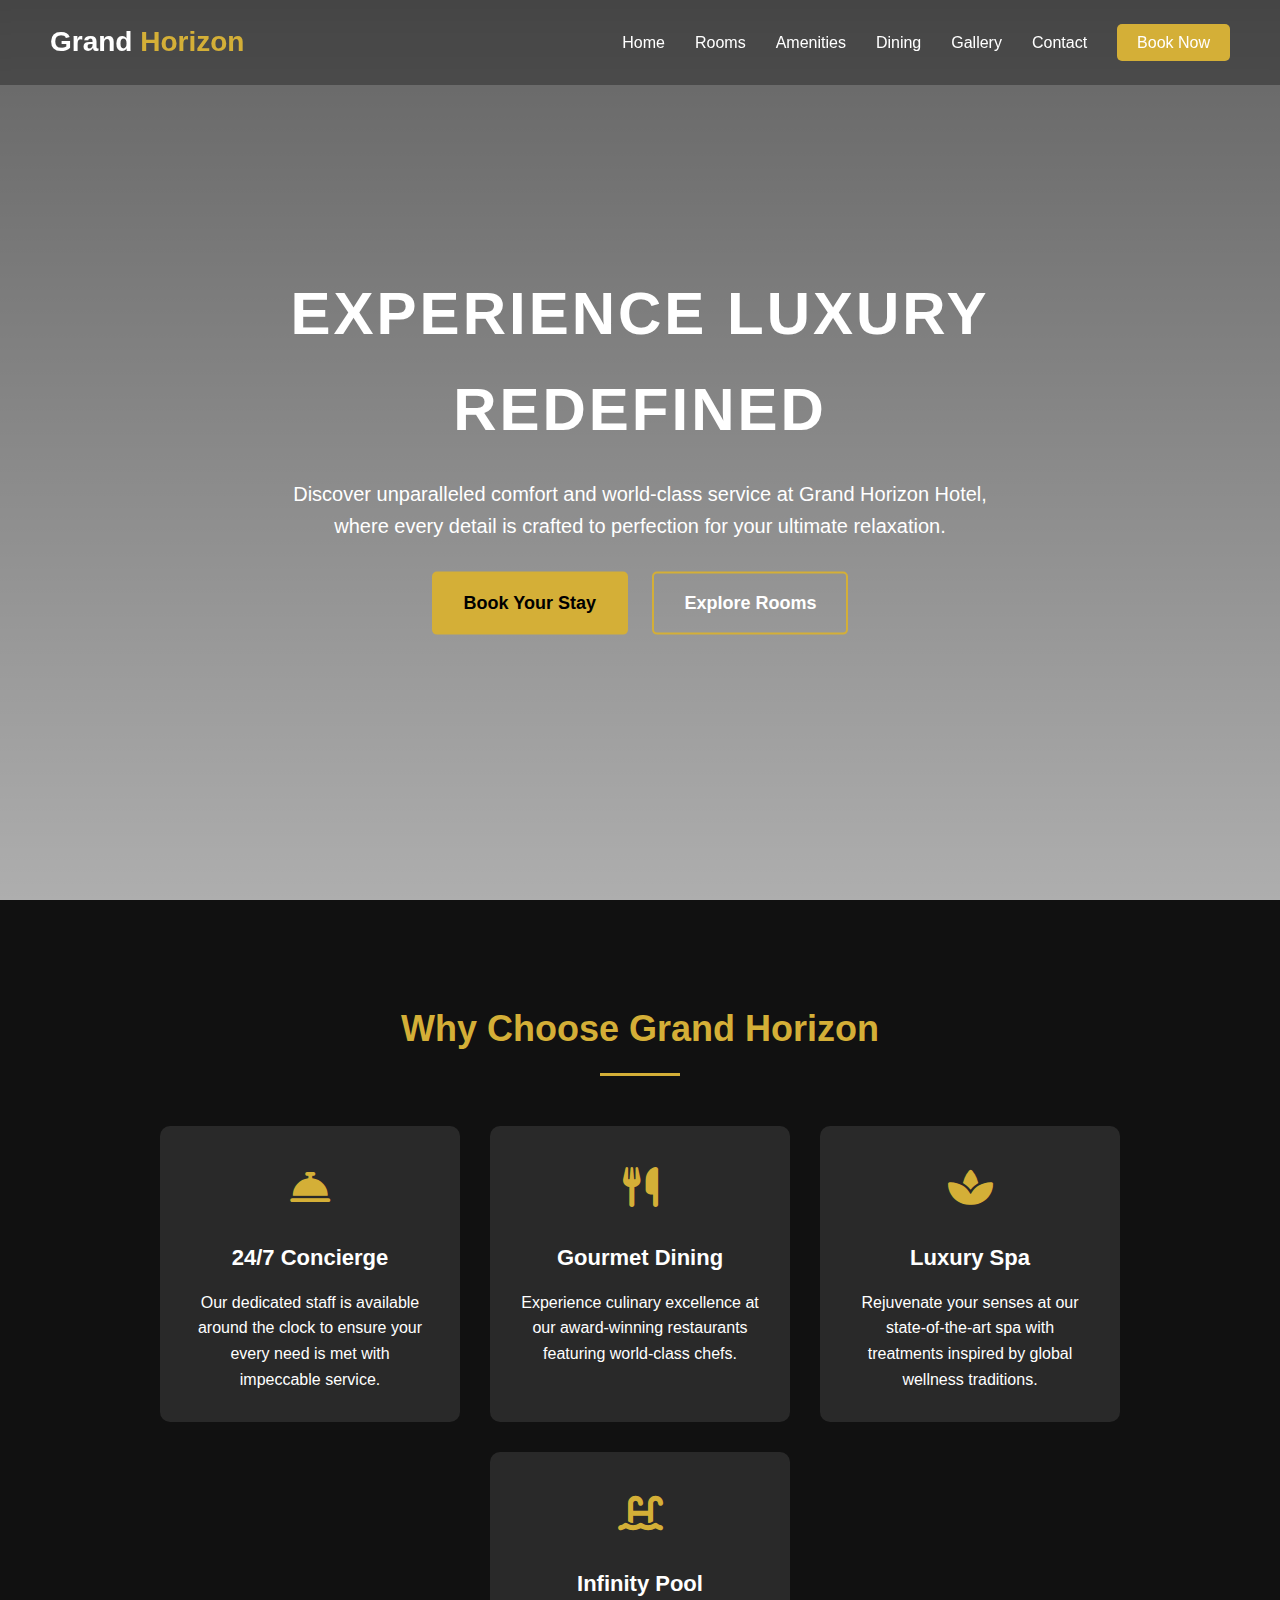
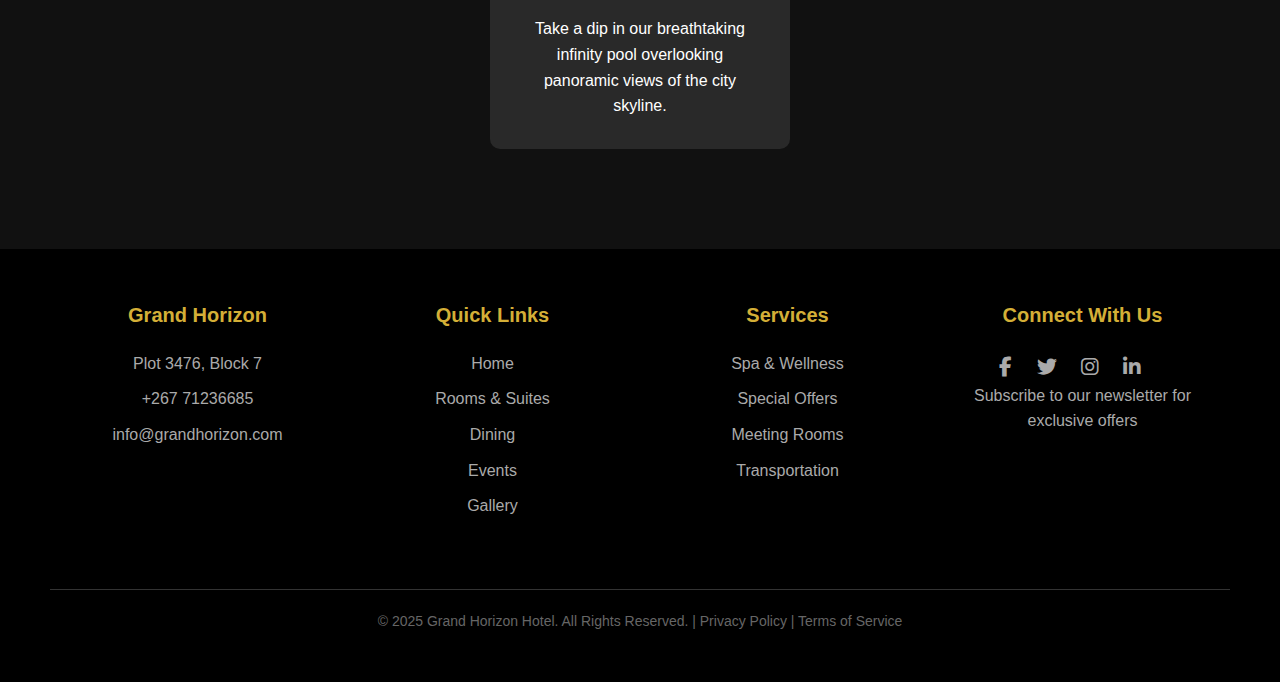
<file: index.html>
<!DOCTYPE html>
<html lang="en">
<head>
    <meta charset="UTF-8">
    <meta name="viewport" content="width=device-width, initial-scale=1.0">
    <title>Grand Horizon Hotel | Luxury Accommodations</title>
    <link rel="stylesheet" href="https://cdnjs.cloudflare.com/ajax/libs/font-awesome/6.4.0/css/all.min.css">
   <link rel="stylesheet" href="style.css">
</head>
<body>
    <!-- Hero Section with Navigation -->
    <section class="hero">
        <nav>
            <a href="#" class="logo">Grand <span>Horizon</span></a>
            <ul class="nav-links">
                <li><a href="index.html">Home</a></li>
                <li><a href="rooms.html">Rooms</a></li>
                <li><a href="amenities.html">Amenities</a></li>
                <li><a href="dining.html">Dining</a></li>
                <li><a href="gallery.html">Gallery</a></li>
                <li><a href="contact.html">Contact</a></li>
                <li><a href="book.html" class="book-btn">Book Now</a></li>
            </ul>
        </nav>
        
        <div class="hero-content">
            <h1>Experience Luxury Redefined</h1>
            <p>Discover unparalleled comfort and world-class service at Grand Horizon Hotel, where every detail is crafted to perfection for your ultimate relaxation.</p>
            <a href="book.html" class="hero-btn primary-btn">Book Your Stay</a>
            <a href="rooms.html" class="hero-btn">Explore Rooms</a>
        </div>
    </section>
    
    <!-- Features Section -->
    <section class="features">
        <h2 class="section-title">Why Choose Grand Horizon</h2>
        <div class="features-container">
            <div class="feature-card">
                <div class="feature-icon">
                    <i class="fas fa-concierge-bell"></i>
                </div>
                <h3>24/7 Concierge</h3>
                <p>Our dedicated staff is available around the clock to ensure your every need is met with impeccable service.</p>
            </div>
            
            <div class="feature-card">
                <div class="feature-icon">
                    <i class="fas fa-utensils"></i>
                </div>
                <h3>Gourmet Dining</h3>
                <p>Experience culinary excellence at our award-winning restaurants featuring world-class chefs.</p>
            </div>
            
            <div class="feature-card">
                <div class="feature-icon">
                    <i class="fas fa-spa"></i>
                </div>
                <h3>Luxury Spa</h3>
                <p>Rejuvenate your senses at our state-of-the-art spa with treatments inspired by global wellness traditions.</p>
            </div>
            
            <div class="feature-card">
                <div class="feature-icon">
                    <i class="fas fa-swimming-pool"></i>
                </div>
                <h3>Infinity Pool</h3>
                <p>Take a dip in our breathtaking infinity pool overlooking panoramic views of the city skyline.</p>
            </div>
        </div>
    </section>
    
    <!-- Footer -->
    <footer>
        <div class="footer-content">
            <div class="footer-section">
                <h3>Grand Horizon</h3>
                <p>Plot 3476, Block 7</p>
                <p>+267 71236685</p>
                <p>info@grandhorizon.com</p>
            </div>
            
            <div class="footer-section">
                <h3>Quick Links</h3>
                <a href="index.html">Home</a>
                <a href="rooms.html">Rooms & Suites</a>
                <a href="dining.html">Dining</a>
                <a href="events.html">Events</a>
                <a href="gallery.html">Gallery</a>
            </div>
            
            <div class="footer-section">
                <h3>Services</h3>
                <a href="spa-wellness.html">Spa & Wellness</a>
                <a href="special-offer.html">Special Offers</a>
                <a href="meeting.html">Meeting Rooms</a>
                <a href="transport.html">Transportation</a>
            </div>
            
            <div class="footer-section">
                <h3>Connect With Us</h3>
                <div class="social-icons">
                    <a href="#"><i class="fab fa-facebook-f"></i></a>
                    <a href="#"><i class="fab fa-twitter"></i></a>
                    <a href="#"><i class="fab fa-instagram"></i></a>
                    <a href="#"><i class="fab fa-linkedin-in"></i></a>
                    <a href="#"><i class="fab fa-tripadvisor"></i></a>
                </div>
                <p>Subscribe to our newsletter for exclusive offers</p>
            </div>
        </div>
        
        <div class="copyright">
            <p>&copy; 2025 Grand Horizon Hotel. All Rights Reserved. | Privacy Policy | Terms of Service</p>
        </div>
    </footer>
</body>
</html>
</file>
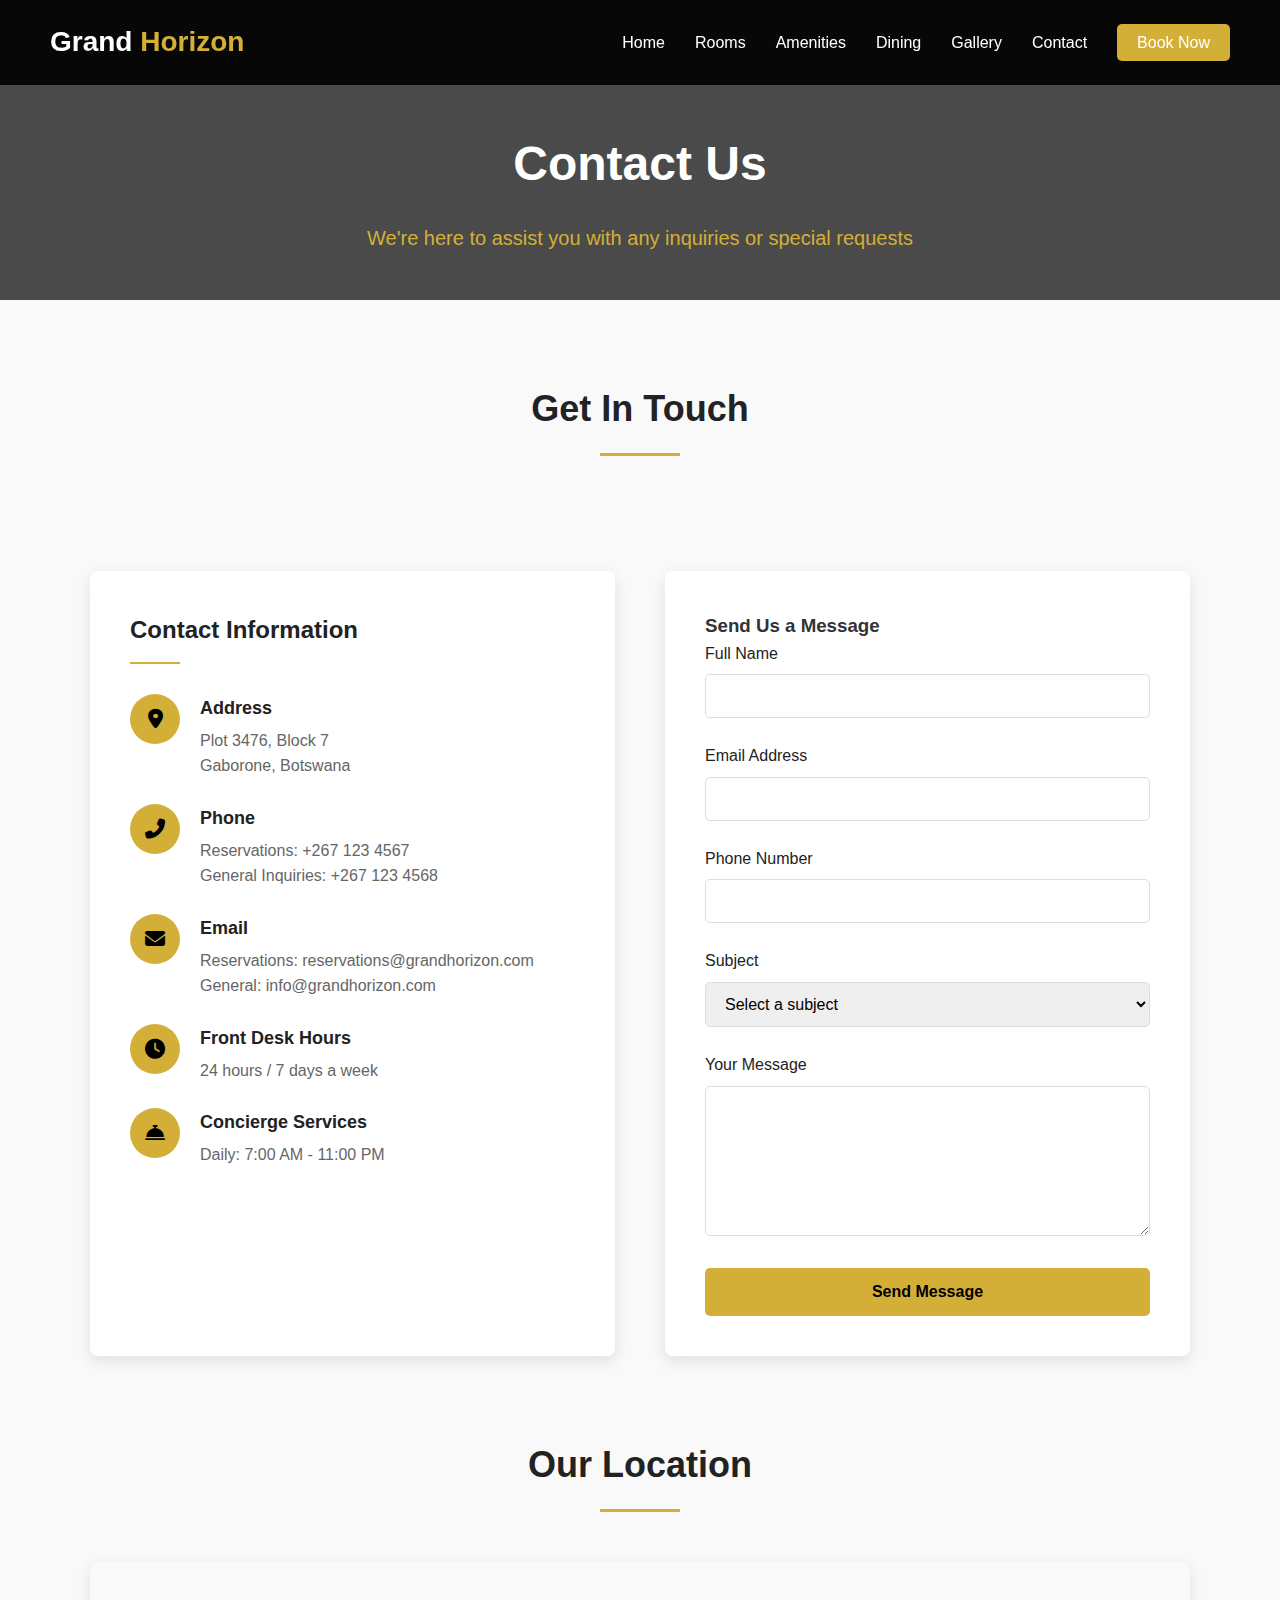
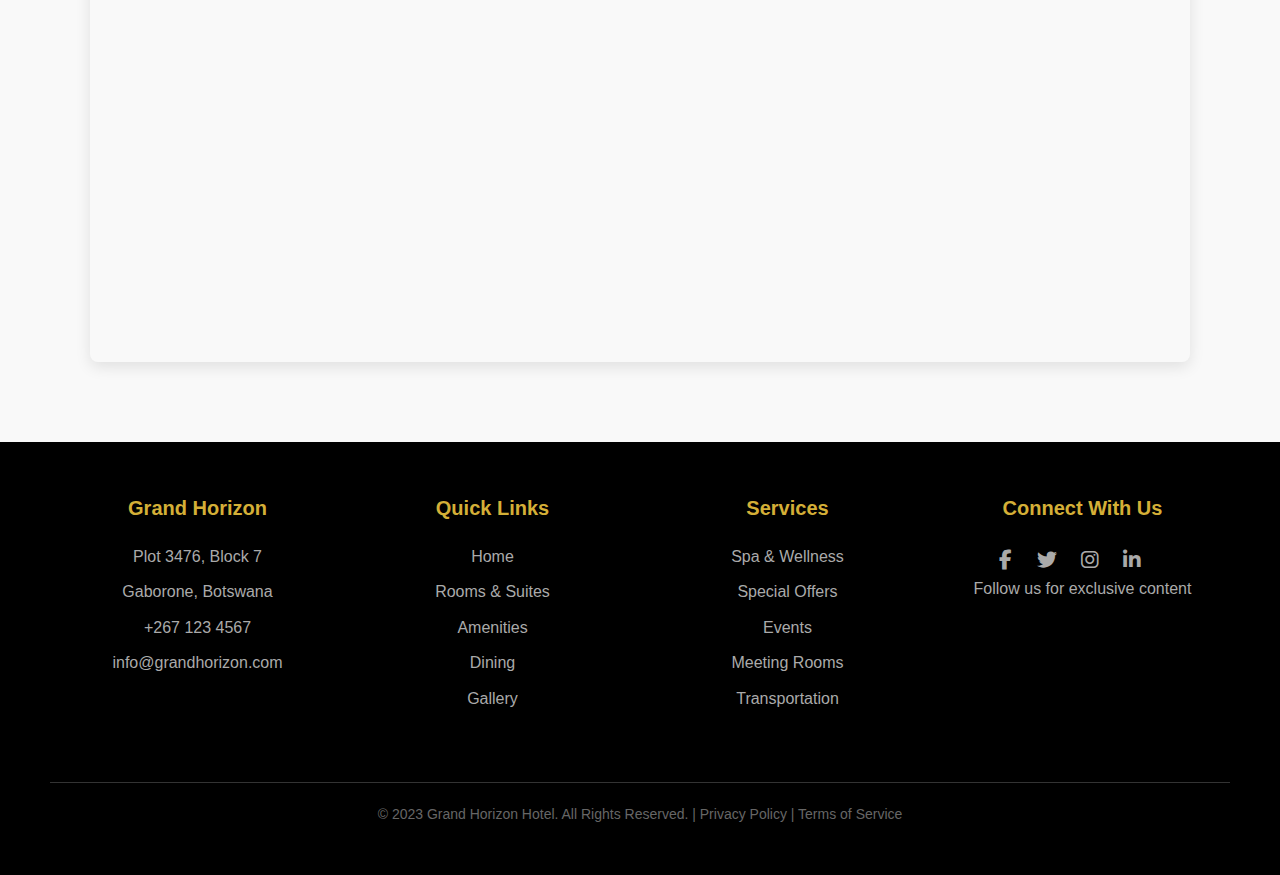
<file: contact.html>
<!DOCTYPE html>
<html lang="en">
<head>
    <meta charset="UTF-8">
    <meta name="viewport" content="width=device-width, initial-scale=1.0">
    <title>Grand Horizon Hotel | Contact Us</title>
    <link rel="stylesheet" href="https://cdnjs.cloudflare.com/ajax/libs/font-awesome/6.4.0/css/all.min.css">
    <link rel="stylesheet" href="contact.css">
</head>
<body>
    <!-- Navigation -->
    <nav>
        <a href="index.html" class="logo">Grand <span>Horizon</span></a>
        <div class="menu-toggle">
            <i class="fas fa-bars"></i>
        </div>
        <ul class="nav-links">
            <li><a href="index.html">Home</a></li>
            <li><a href="rooms.html">Rooms</a></li>
            <li><a href="amenities.html">Amenities</a></li>
            <li><a href="dining.html">Dining</a></li>
            <li><a href="gallery.html">Gallery</a></li>
            <li><a href="contact.html" class="active">Contact</a></li>
            <li><a href="book.html" class="book-btn">Book Now</a></li>
        </ul>
    </nav>
    
    <!-- Page Header -->
    <div class="page-header">
        <div>
            <h1>Contact Us</h1>
            <p>We're here to assist you with any inquiries or special requests</p>
        </div>
    </div>
    
    <!-- Contact Section -->
    <section class="contact-section">
        <h2 class="section-title">Get In Touch</h2>
        
        <div class="contact-info">
            <h3>Contact Information</h3>
            
            <div class="info-item">
                <div class="info-icon">
                    <i class="fas fa-map-marker-alt"></i>
                </div>
                <div class="info-content">
                    <h4>Address</h4>
                    <p>Plot 3476, Block 7<br>Gaborone, Botswana</p>
                </div>
            </div>
            
            <div class="info-item">
                <div class="info-icon">
                    <i class="fas fa-phone-alt"></i>
                </div>
                <div class="info-content">
                    <h4>Phone</h4>
                    <p>
                        Reservations: <a href="tel:+2671234567">+267 123 4567</a><br>
                        General Inquiries: <a href="tel:+2671234568">+267 123 4568</a>
                    </p>
                </div>
            </div>
            
            <div class="info-item">
                <div class="info-icon">
                    <i class="fas fa-envelope"></i>
                </div>
                <div class="info-content">
                    <h4>Email</h4>
                    <p>
                        Reservations: <a href="mailto:reservations@grandhorizon.com">reservations@grandhorizon.com</a><br>
                        General: <a href="mailto:info@grandhorizon.com">info@grandhorizon.com</a>
                    </p>
                </div>
            </div>
            
            <div class="info-item">
                <div class="info-icon">
                    <i class="fas fa-clock"></i>
                </div>
                <div class="info-content">
                    <h4>Front Desk Hours</h4>
                    <p>24 hours / 7 days a week</p>
                </div>
            </div>
            
            <div class="info-item">
                <div class="info-icon">
                    <i class="fas fa-concierge-bell"></i>
                </div>
                <div class="info-content">
                    <h4>Concierge Services</h4>
                    <p>Daily: 7:00 AM - 11:00 PM</p>
                </div>
            </div>
        </div>
        
        <div class="contact-form">
            <h3>Send Us a Message</h3>
            <form id="contactForm">
                <div class="form-group">
                    <label for="name">Full Name</label>
                    <input type="text" id="name" class="form-control" required>
                </div>
                
                <div class="form-group">
                    <label for="email">Email Address</label>
                    <input type="email" id="email" class="form-control" required>
                </div>
                
                <div class="form-group">
                    <label for="phone">Phone Number</label>
                    <input type="tel" id="phone" class="form-control">
                </div>
                
                <div class="form-group">
                    <label for="subject">Subject</label>
                    <select id="subject" class="form-control" required>
                        <option value="">Select a subject</option>
                        <option value="reservation">Reservation Inquiry</option>
                        <option value="event">Event Planning</option>
                        <option value="feedback">Feedback</option>
                        <option value="other">Other</option>
                    </select>
                </div>
                
                <div class="form-group">
                    <label for="message">Your Message</label>
                    <textarea id="message" class="form-control" required></textarea>
                </div>
                
                <button type="submit" class="submit-btn">Send Message</button>
            </form>
        </div>
    </section>
    
    <!-- Map Section -->
    <section class="map-section">
        <h2 class="section-title">Our Location</h2>
        <div class="map-container">
            <iframe src="https://www.google.com/maps/embed?pb=!1m18!1m12!1m3!1d3596.227292885043!2d25.90822331501685!3d-24.65437758366047!2m3!1f0!2f0!3f0!3m2!1i1024!2i768!4f13.1!3m3!1m2!1s0x0%3A0x0!2zMjTCsDM5JzE1LjgiUyAyNcKwNTQnMzkuNiJF!5e1!3m2!1sen!2sbw!4v1620000000000!5m2!1sen!2sbw" allowfullscreen="" loading="lazy" referrerpolicy="no-referrer-when-downgrade"></iframe>
        </div>
    </section>
    
    <!-- Footer -->
    <footer>
        <div class="footer-content">
            <div class="footer-section">
                <h3>Grand Horizon</h3>
                <p>Plot 3476, Block 7</p>
                <p>Gaborone, Botswana</p>
                <p>+267 123 4567</p>
                <p>info@grandhorizon.com</p>
            </div>
            
            <div class="footer-section">
                <h3>Quick Links</h3>
                <a href="index.html">Home</a>
                <a href="rooms.html">Rooms & Suites</a>
                <a href="amenities.html">Amenities</a>
                <a href="dining.html">Dining</a>
                <a href="gallery.html">Gallery</a>
            </div>
            
            <div class="footer-section">
                <h3>Services</h3>
                <a href="spa-wellness.html">Spa & Wellness</a>
                <a href="special-offer.html">Special Offers</a>
                <a href="events.html">Events</a>
                <a href="meeting.html">Meeting Rooms</a>
                <a href="transport.html">Transportation</a>
            </div>
            
            <div class="footer-section">
                <h3>Connect With Us</h3>
                <div class="social-icons">
                    <a href="#"><i class="fab fa-facebook-f"></i></a>
                    <a href="#"><i class="fab fa-twitter"></i></a>
                    <a href="#"><i class="fab fa-instagram"></i></a>
                    <a href="#"><i class="fab fa-linkedin-in"></i></a>
                    <a href="#"><i class="fab fa-tripadvisor"></i></a>
                </div>
                <p>Follow us for exclusive content</p>
            </div>
        </div>
        
        <div class="copyright">
            <p>&copy; 2023 Grand Horizon Hotel. All Rights Reserved. | Privacy Policy | Terms of Service</p>
        </div>
    </footer>

    <script>
        // Form submission
        const contactForm = document.getElementById('contactForm');
        
        contactForm.addEventListener('submit', function(e) {
            e.preventDefault();
            
            // Get form values
            const name = document.getElementById('name').value;
            const email = document.getElementById('email').value;
            const subject = document.getElementById('subject').value;
            
            // Here you would typically send the form data to a server
            // For this example, we'll just show an alert
            alert(`Thank you, ${name}! Your message about ${subject} has been received. We'll contact you at ${email} soon.`);
            
            // Reset the form
            contactForm.reset();
        });

        // Mobile menu toggle
        const menuToggle = document.querySelector('.menu-toggle');
        const navLinks = document.querySelector('.nav-links');
        
        menuToggle.addEventListener('click', () => {
            navLinks.classList.toggle('active');
        });
    </script>
</body>
</html>
</file>
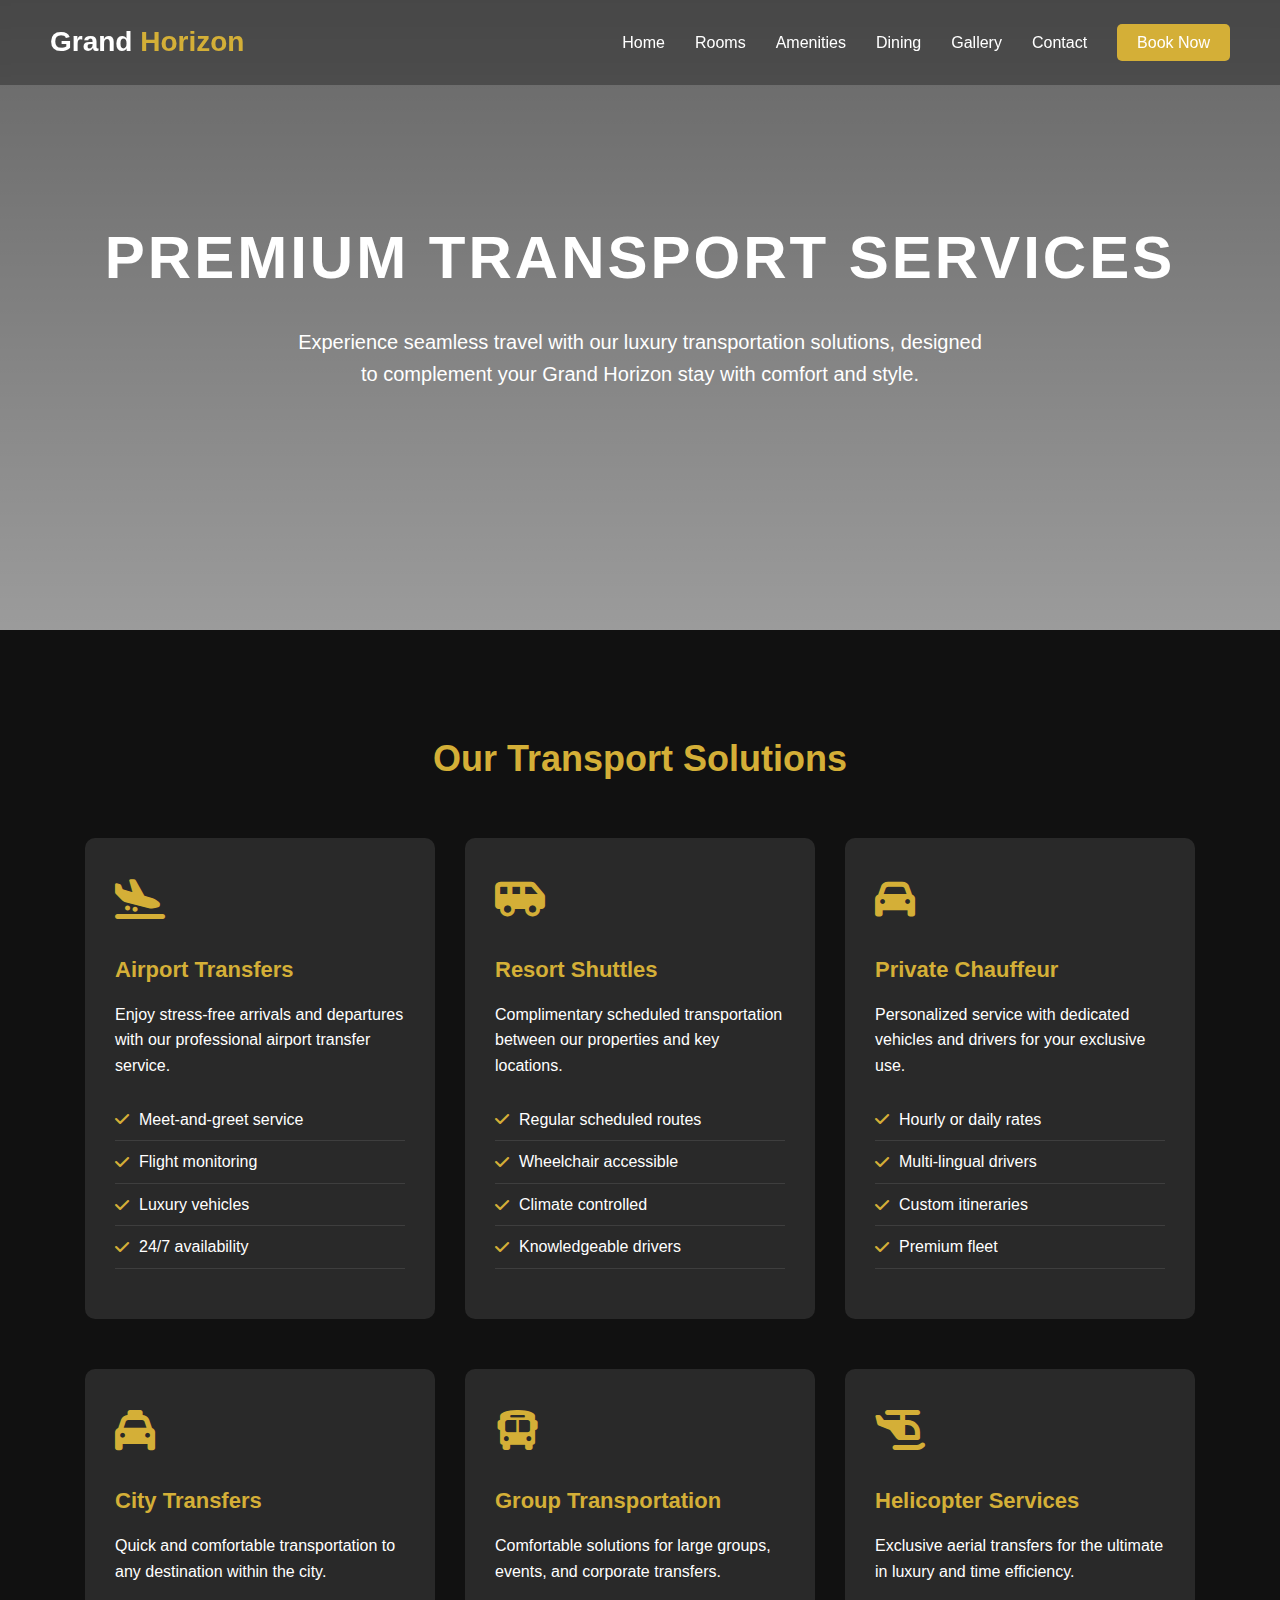
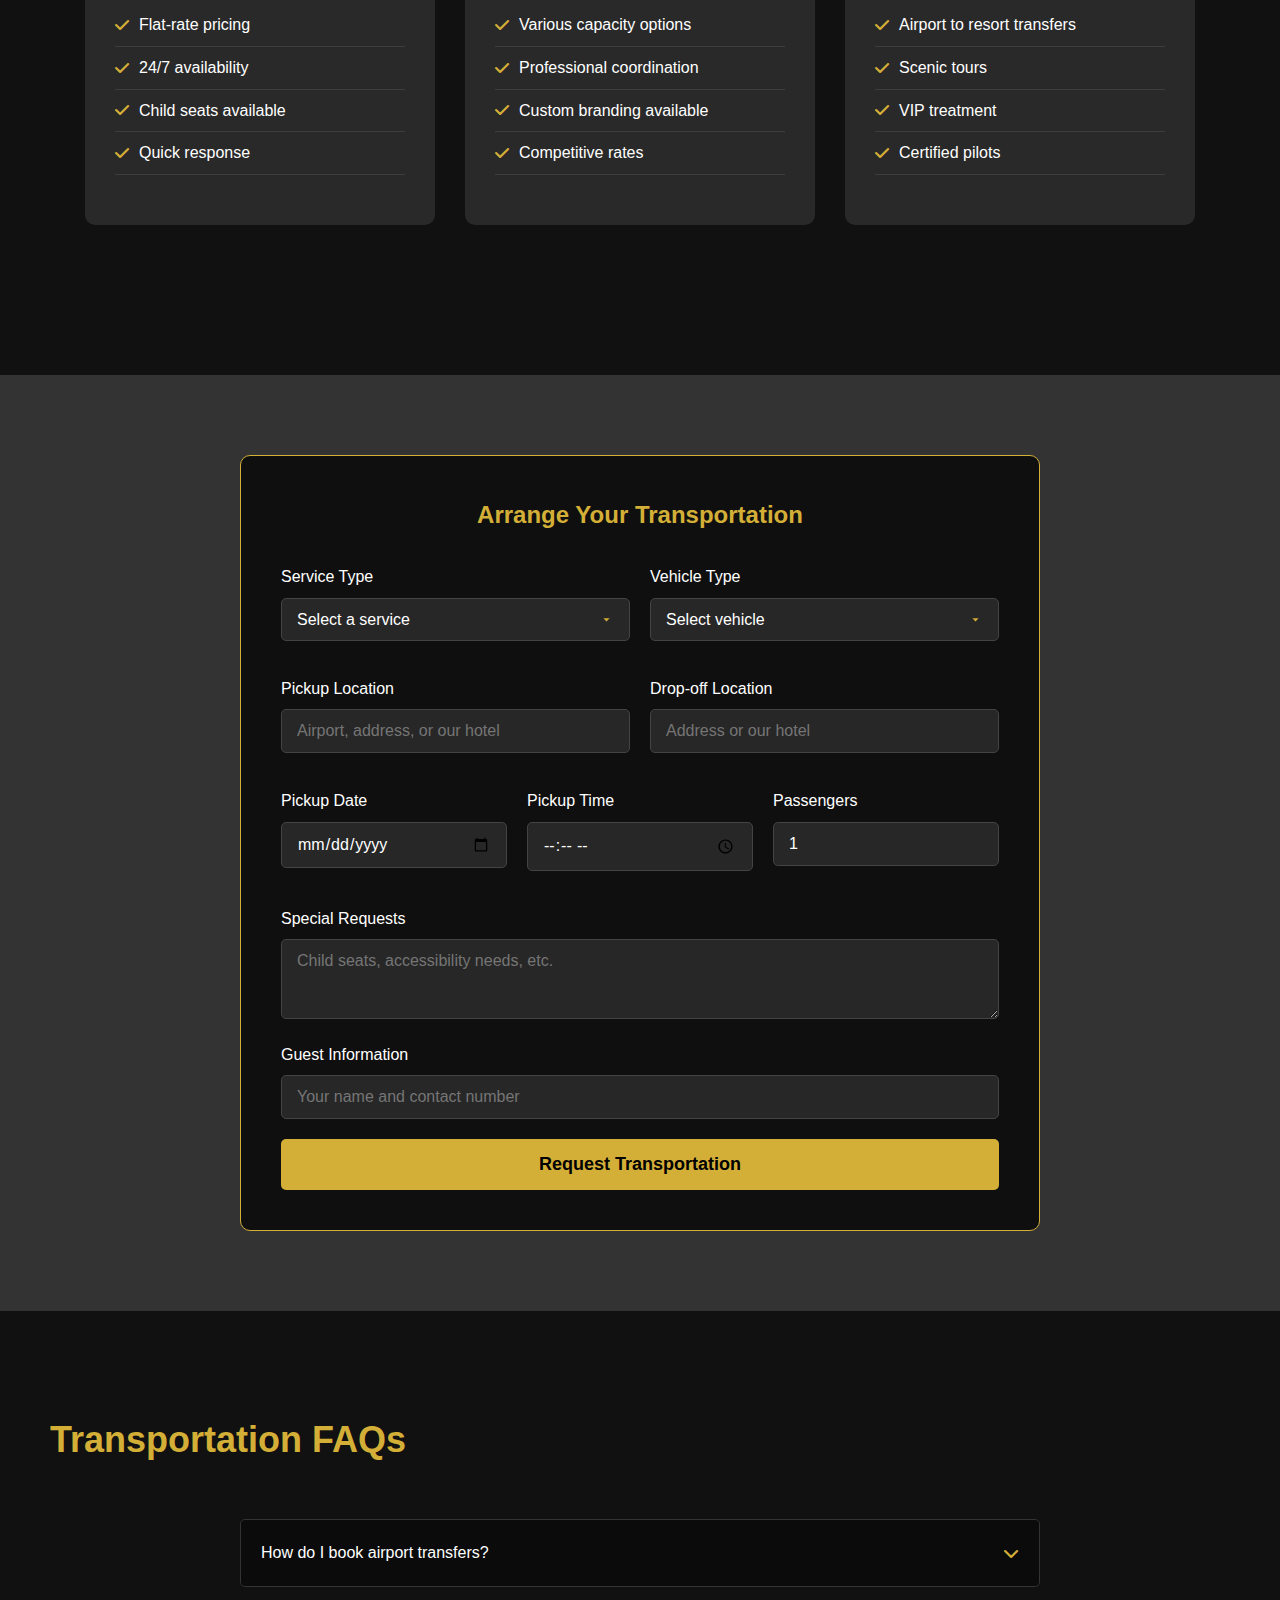
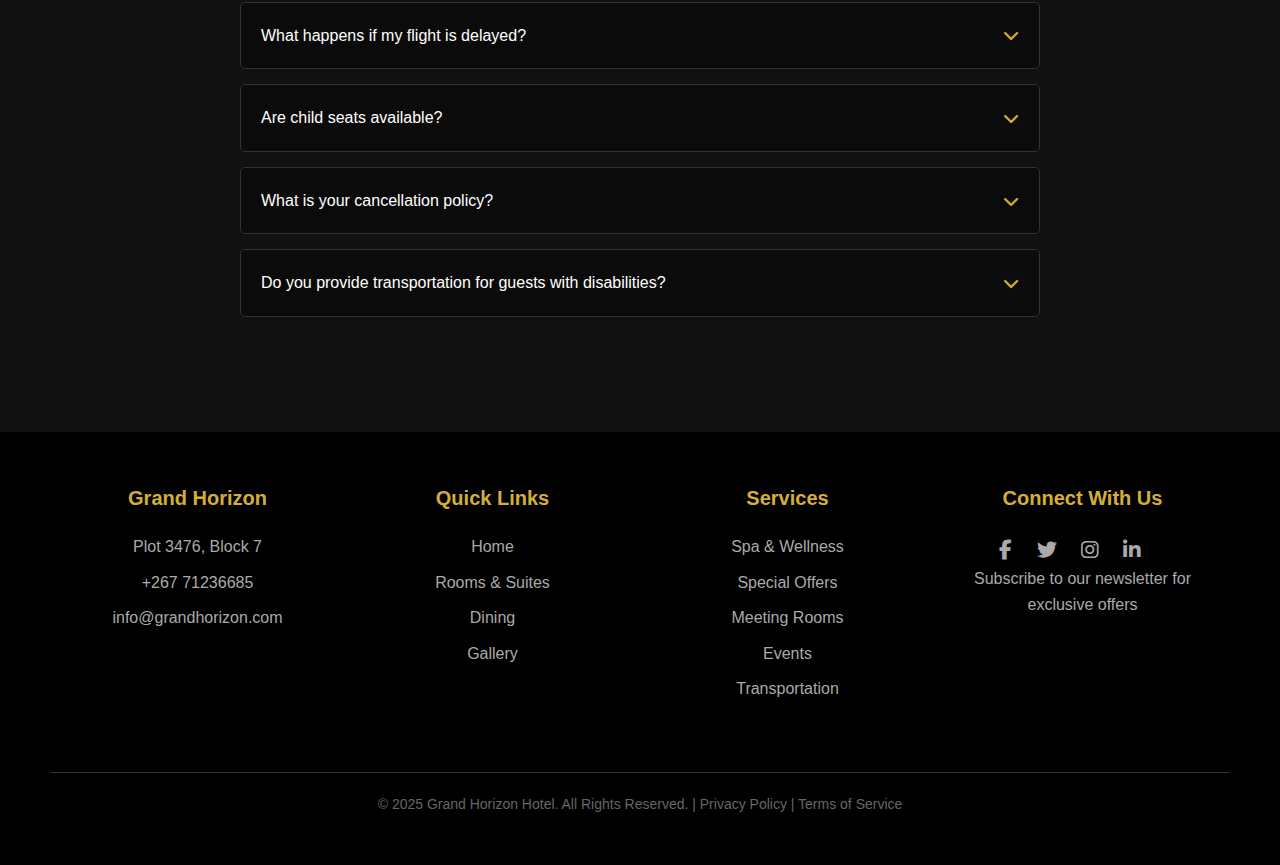
<file: transport.html>
<!DOCTYPE html>
<html lang="en">
<head>
    <meta charset="UTF-8">
    <meta name="viewport" content="width=device-width, initial-scale=1.0">
    <title>Transport Services | Grand Horizon Hotel</title>
    <link rel="stylesheet" href="https://cdnjs.cloudflare.com/ajax/libs/font-awesome/6.4.0/css/all.min.css">
    <link rel="stylesheet" href="transport.css">
</head>
<body>
    
    <nav>
        <a href="index.html" class="logo">Grand <span>Horizon</span></a>
        <ul class="nav-links">
            <li><a href="index.html">Home</a></li>
            <li><a href="rooms.html">Rooms</a></li>
            <li><a href="amenities.html">Amenities</a></li>
            <li><a href="dining.html">Dining</a></li>
            <li><a href="gallery.html">Gallery</a></li>
            <li><a href="contact.html">Contact</a></li>
            <li><a href="book.html" class="book-btn">Book Now</a></li>
        </ul>
    </nav>
    
    <!-- Transport Hero Section -->
    <section class="transport-hero">
        <div class="transport-hero-content">
            <h1>Premium Transport Services</h1>
            <p>Experience seamless travel with our luxury transportation solutions, designed to complement your Grand Horizon stay with comfort and style.</p>
        </div>
    </section>
    
    <!-- Transport Options Section -->
    <section class="transport-section">
        <h2 class="section-title">Our Transport Solutions</h2>
        <div class="transport-container">
            <div class="transport-card">
                <div class="transport-icon">
                    <i class="fas fa-plane-arrival"></i>
                </div>
                <h3>Airport Transfers</h3>
                <p>Enjoy stress-free arrivals and departures with our professional airport transfer service.</p>
                <ul>
                    <li><i class="fas fa-check"></i> Meet-and-greet service</li>
                    <li><i class="fas fa-check"></i> Flight monitoring</li>
                    <li><i class="fas fa-check"></i> Luxury vehicles</li>
                    <li><i class="fas fa-check"></i> 24/7 availability</li>
                </ul>
            </div>
            
            <div class="transport-card">
                <div class="transport-icon">
                    <i class="fas fa-shuttle-van"></i>
                </div>
                <h3>Resort Shuttles</h3>
                <p>Complimentary scheduled transportation between our properties and key locations.</p>
                <ul>
                    <li><i class="fas fa-check"></i> Regular scheduled routes</li>
                    <li><i class="fas fa-check"></i> Wheelchair accessible</li>
                    <li><i class="fas fa-check"></i> Climate controlled</li>
                    <li><i class="fas fa-check"></i> Knowledgeable drivers</li>
                </ul>
            </div>
            
            <div class="transport-card">
                <div class="transport-icon">
                    <i class="fas fa-car"></i>
                </div>
                <h3>Private Chauffeur</h3>
                <p>Personalized service with dedicated vehicles and drivers for your exclusive use.</p>
                <ul>
                    <li><i class="fas fa-check"></i> Hourly or daily rates</li>
                    <li><i class="fas fa-check"></i> Multi-lingual drivers</li>
                    <li><i class="fas fa-check"></i> Custom itineraries</li>
                    <li><i class="fas fa-check"></i> Premium fleet</li>
                </ul>
            </div>
        </div>
        
        <div class="transport-container">
            <div class="transport-card">
                <div class="transport-icon">
                    <i class="fas fa-taxi"></i>
                </div>
                <h3>City Transfers</h3>
                <p>Quick and comfortable transportation to any destination within the city.</p>
                <ul>
                    <li><i class="fas fa-check"></i> Flat-rate pricing</li>
                    <li><i class="fas fa-check"></i> 24/7 availability</li>
                    <li><i class="fas fa-check"></i> Child seats available</li>
                    <li><i class="fas fa-check"></i> Quick response</li>
                </ul>
            </div>
            
            <div class="transport-card">
                <div class="transport-icon">
                    <i class="fas fa-bus"></i>
                </div>
                <h3>Group Transportation</h3>
                <p>Comfortable solutions for large groups, events, and corporate transfers.</p>
                <ul>
                    <li><i class="fas fa-check"></i> Various capacity options</li>
                    <li><i class="fas fa-check"></i> Professional coordination</li>
                    <li><i class="fas fa-check"></i> Custom branding available</li>
                    <li><i class="fas fa-check"></i> Competitive rates</li>
                </ul>
            </div>
            
            <div class="transport-card">
                <div class="transport-icon">
                    <i class="fas fa-helicopter"></i>
                </div>
                <h3>Helicopter Services</h3>
                <p>Exclusive aerial transfers for the ultimate in luxury and time efficiency.</p>
                <ul>
                    <li><i class="fas fa-check"></i> Airport to resort transfers</li>
                    <li><i class="fas fa-check"></i> Scenic tours</li>
                    <li><i class="fas fa-check"></i> VIP treatment</li>
                    <li><i class="fas fa-check"></i> Certified pilots</li>
                </ul>
            </div>
        </div>
    </section>
    
    <!-- Booking Form Section -->
    <section class="booking-section">
        <div class="booking-container">
            <h2>Arrange Your Transportation</h2>
            <form id="transport-form">
                <div class="form-row">
                    <div class="form-group">
                        <label for="service-type">Service Type</label>
                        <select id="service-type" class="form-control" required>
                            <option value="">Select a service</option>
                            <option value="airport">Airport Transfer</option>
                            <option value="shuttle">Resort Shuttle</option>
                            <option value="chauffeur">Private Chauffeur</option>
                            <option value="city">City Transfer</option>
                            <option value="group">Group Transportation</option>
                            <option value="helicopter">Helicopter Service</option>
                        </select>
                    </div>
                    <div class="form-group">
                        <label for="vehicle-type">Vehicle Type</label>
                        <select id="vehicle-type" class="form-control" required>
                            <option value="">Select vehicle</option>
                            <option value="sedan">Luxury Sedan (1-3 passengers)</option>
                            <option value="suv">Premium SUV (1-5 passengers)</option>
                            <option value="van">Executive Van (1-8 passengers)</option>
                            <option value="bus">Mini Bus (9-20 passengers)</option>
                            <option value="coach">Coach (20+ passengers)</option>
                        </select>
                    </div>
                </div>
                
                <div class="form-row">
                    <div class="form-group">
                        <label for="pickup-location">Pickup Location</label>
                        <input type="text" id="pickup-location" class="form-control" placeholder="Airport, address, or our hotel" required>
                    </div>
                    <div class="form-group">
                        <label for="dropoff-location">Drop-off Location</label>
                        <input type="text" id="dropoff-location" class="form-control" placeholder="Address or our hotel" required>
                    </div>
                </div>
                
                <div class="form-row">
                    <div class="form-group">
                        <label for="pickup-date">Pickup Date</label>
                        <input type="date" id="pickup-date" class="form-control" required>
                    </div>
                    <div class="form-group">
                        <label for="pickup-time">Pickup Time</label>
                        <input type="time" id="pickup-time" class="form-control" required>
                    </div>
                    <div class="form-group">
                        <label for="passengers">Passengers</label>
                        <input type="number" id="passengers" class="form-control" min="1" value="1" required>
                    </div>
                </div>
                
                <div class="form-group">
                    <label for="special-requests">Special Requests</label>
                    <textarea id="special-requests" class="form-control" rows="3" placeholder="Child seats, accessibility needs, etc."></textarea>
                </div>
                
                <div class="form-group">
                    <label for="guest-info">Guest Information</label>
                    <input type="text" id="guest-info" class="form-control" placeholder="Your name and contact number" required>
                </div>
                
                <button type="submit" class="submit-btn">Request Transportation</button>
            </form>
        </div>
    </section>
    
    <!-- FAQ Section -->
    <section class="faq-section">
        <h2 class="section-title">Transportation FAQs</h2>
        <div class="faq-container">
            <div class="faq-item">
                <div class="faq-question">
                    <span>How do I book airport transfers?</span>
                    <i class="fas fa-chevron-down"></i>
                </div>
                <div class="faq-answer">
                    <p>You can book airport transfers through our online form above, by calling our transport desk at +267 7123 6685, or through our concierge when you make your room reservation. We recommend booking at least 48 hours in advance.</p>
                </div>
            </div>
            
            <div class="faq-item">
                <div class="faq-question">
                    <span>What happens if my flight is delayed?</span>
                    <i class="fas fa-chevron-down"></i>
                </div>
                <div class="faq-answer">
                    <p>Our airport transfer service includes real-time flight monitoring. Your driver will automatically adjust pickup time for domestic flights delayed up to 2 hours and international flights delayed up to 3 hours at no additional charge.</p>
                </div>
            </div>
            
            <div class="faq-item">
                <div class="faq-question">
                    <span>Are child seats available?</span>
                    <i class="fas fa-chevron-down"></i>
                </div>
                <div class="faq-answer">
                    <p>Yes, we provide complimentary child safety seats suitable for all ages. Please specify your requirements when booking to ensure proper installation upon arrival.</p>
                </div>
            </div>
            
            <div class="faq-item">
                <div class="faq-question">
                    <span>What is your cancellation policy?</span>
                    <i class="fas fa-chevron-down"></i>
                </div>
                <div class="faq-answer">
                    <p>Cancellations made more than 24 hours before scheduled pickup receive a full refund. Cancellations within 24 hours incur a 20% fee. No-shows are charged the full amount.</p>
                </div>
            </div>
            
            <div class="faq-item">
                <div class="faq-question">
                    <span>Do you provide transportation for guests with disabilities?</span>
                    <i class="fas fa-chevron-down"></i>
                </div>
                <div class="faq-answer">
                    <p>Absolutely. We have wheelchair-accessible vehicles and trained staff to assist guests with special needs. Please inform us of any specific requirements when booking so we can ensure the appropriate vehicle and assistance.</p>
                </div>
            </div>
        </div>
    </section>
    
    
    <footer>
        <div class="footer-content">
            <div class="footer-section">
                <h3>Grand Horizon</h3>
                <p>Plot 3476, Block 7</p>
                <p>+267 71236685</p>
                <p>info@grandhorizon.com</p>
            </div>
            
            <div class="footer-section">
                <h3>Quick Links</h3>
                <a href="index.html">Home</a>
                <a href="rooms.html">Rooms & Suites</a>
                <a href="dining.html">Dining</a>
                <a href="gallery.html">Gallery</a>
            </div>
            
            <div class="footer-section">
                <h3>Services</h3>
                <a href="spa-wellness.html">Spa & Wellness</a>
                <a href="special-offer.html">Special Offers</a>
                <a href="meeting.html">Meeting Rooms</a>
                <a href="events.html">Events</a>
                <a href="transport.html">Transportation</a>
            </div>
            
            <div class="footer-section">
                <h3>Connect With Us</h3>
                <div class="social-icons">
                    <a href="#"><i class="fab fa-facebook-f"></i></a>
                    <a href="#"><i class="fab fa-twitter"></i></a>
                    <a href="#"><i class="fab fa-instagram"></i></a>
                    <a href="#"><i class="fab fa-linkedin-in"></i></a>
                    <a href="#"><i class="fab fa-tripadvisor"></i></a>
                </div>
                <p>Subscribe to our newsletter for exclusive offers</p>
            </div>
        </div>
        
        <div class="copyright">
            <p>&copy; 2025 Grand Horizon Hotel. All Rights Reserved. | Privacy Policy | Terms of Service</p>
        </div>
    </footer>
    
    <script>
        // FAQ Toggle Functionality
        document.querySelectorAll('.faq-question').forEach(question => {
            question.addEventListener('click', () => {
                const faqItem = question.parentElement;
                faqItem.classList.toggle('active');
                
                // Close other open FAQs
                document.querySelectorAll('.faq-item').forEach(item => {
                    if (item !== faqItem && item.classList.contains('active')) {
                        item.classList.remove('active');
                    }
                });
            });
        });
        
        // Form Submission
        document.getElementById('transport-form').addEventListener('submit', function(e) {
            e.preventDefault();
            alert('Thank you for your transportation request. Our team will contact you shortly to confirm your booking.');
            this.reset();
        });
    </script>
</body>
</html>
</file>
<file: style.css>
/* Global Styles */
        * {
            margin: 0;
            padding: 0;
            box-sizing: border-box;
            font-family: 'Arial', sans-serif;
        }
        
        body {
            color: #333;
            line-height: 1.6;
            background-color: #f9f9f9;
        }
        
        /* Navigation - Same as Homepage */
        nav {
            display: flex;
            justify-content: space-between;
            align-items: center;
            padding: 20px 50px;
            background-color: rgba(0, 0, 0, 0.9);
            position: fixed;
            width: 100%;
            z-index: 100;
        }
        
        .logo {
            font-size: 28px;
            font-weight: bold;
            color: #fff;
            text-decoration: none;
        }
        
        .logo span {
            color: #d4af37;
        }
        
        .nav-links {
            display: flex;
            list-style: none;
        }
        
        .nav-links li {
            margin-left: 30px;
        }
        
        .nav-links a {
            color: #fff;
            text-decoration: none;
            font-weight: 500;
            transition: color 0.3s;
        }
        
        .nav-links a:hover {
            color: #d4af37;
        }
        
        .book-btn {
            background-color: #d4af37;
            color: #000;
            padding: 10px 20px;
            border-radius: 5px;
            font-weight: bold;
            transition: background-color 0.3s;
        }
        
        .book-btn:hover {
            background-color: #c9a227;
            color: #000;
        }
        
        /* Page Header */
        .page-header {
            background: linear-gradient(rgba(0, 0, 0, 0.7), rgba(0, 0, 0, 0.7)), 
                        url('https://images.unsplash.com/photo-1566073771259-6a8506099945?ixlib=rb-4.0.3&ixid=M3wxMjA3fDB8MHxwaG90by1wYWdlfHx8fGVufDB8fHx8fA%3D%3D&auto=format&fit=crop&w=2070&q=80');
            background-size: cover;
            background-position: center;
            height: 300px;
            display: flex;
            align-items: center;
            justify-content: center;
            text-align: center;
            padding-top: 80px;
        }
        
        .page-header h1 {
            font-size: 48px;
            color: #fff;
            margin-bottom: 20px;
        }
        
        .page-header p {
            color: #d4af37;
            font-size: 20px;
            max-width: 700px;
            margin: 0 auto;
        }
        
        /* Gallery Section */
        .gallery-section {
            padding: 80px 50px;
            max-width: 1400px;
            margin: 0 auto;
        }
        
        .section-title {
            text-align: center;
            font-size: 36px;
            margin-bottom: 50px;
            color: #222;
            position: relative;
        }
        
        .section-title:after {
            content: '';
            display: block;
            width: 80px;
            height: 3px;
            background: #d4af37;
            margin: 15px auto;
        }
        
        .gallery-filter {
            display: flex;
            justify-content: center;
            flex-wrap: wrap;
            gap: 15px;
            margin-bottom: 40px;
        }
        
        .filter-btn {
            background: none;
            border: 1px solid #d4af37;
            color: #333;
            padding: 8px 20px;
            border-radius: 30px;
            cursor: pointer;
            transition: all 0.3s;
        }
        
        .filter-btn:hover, .filter-btn.active {
            background-color: #d4af37;
            color: #000;
        }
        
        .gallery-container {
            display: grid;
            grid-template-columns: repeat(auto-fill, minmax(300px, 1fr));
            gap: 25px;
        }
        
        .gallery-item {
            position: relative;
            overflow: hidden;
            border-radius: 8px;
            box-shadow: 0 5px 15px rgba(0, 0, 0, 0.1);
            aspect-ratio: 1 / 1;
        }
        
        .gallery-item img {
            width: 100%;
            height: 100%;
            object-fit: cover;
            transition: transform 0.5s;
        }
        
        .gallery-item:hover img {
            transform: scale(1.05);
        }
        
        .gallery-caption {
            position: absolute;
            bottom: 0;
            left: 0;
            right: 0;
            background: linear-gradient(transparent, rgba(0, 0, 0, 0.8));
            color: #fff;
            padding: 20px;
            transform: translateY(100%);
            transition: transform 0.3s;
        }
        
        .gallery-item:hover .gallery-caption {
            transform: translateY(0);
        }
        
        .gallery-caption h3 {
            font-size: 18px;
            margin-bottom: 5px;
        }
        
        .gallery-caption p {
            font-size: 14px;
            opacity: 0.8;
        }
        
        /* Fullscreen Lightbox */
        .lightbox {
            display: none;
            position: fixed;
            top: 0;
            left: 0;
            width: 100%;
            height: 100%;
            background-color: rgba(0, 0, 0, 0.9);
            z-index: 1000;
            justify-content: center;
            align-items: center;
        }
        
        .lightbox-content {
            position: relative;
            max-width: 90%;
            max-height: 90%;
        }
        
        .lightbox-content img {
            max-width: 100%;
            max-height: 90vh;
            display: block;
            margin: 0 auto;
        }
        
        .close-btn {
            position: absolute;
            top: -40px;
            right: 0;
            color: #fff;
            font-size: 30px;
            cursor: pointer;
        }
        
        .prev-btn, .next-btn {
            position: absolute;
            top: 50%;
            transform: translateY(-50%);
            color: #fff;
            font-size: 30px;
            cursor: pointer;
            background-color: rgba(0, 0, 0, 0.5);
            width: 50px;
            height: 50px;
            display: flex;
            justify-content: center;
            align-items: center;
            border-radius: 50%;
        }
        
        .prev-btn {
            left: 20px;
        }
        
        .next-btn {
            right: 20px;
        }
        
        /* Video Section */
        .video-section {
            background-color: #111;
            padding: 80px 20px;
            text-align: center;
        }
        
        .video-container {
            max-width: 1000px;
            margin: 0 auto;
            position: relative;
        }
        
        .video-container video {
            width: 100%;
            border-radius: 8px;
        }
        
        .play-btn {
            position: absolute;
            top: 50%;
            left: 50%;
            transform: translate(-50%, -50%);
            width: 80px;
            height: 80px;
            background-color: rgba(212, 175, 55, 0.8);
            border-radius: 50%;
            display: flex;
            justify-content: center;
            align-items: center;
            cursor: pointer;
        }
        
        .play-btn i {
            color: #000;
            font-size: 30px;
            margin-left: 5px;
        }
        
        /* Footer */
        footer {
            background-color: #000;
            padding: 50px;
            text-align: center;
        }
        
        .footer-content {
            display: flex;
            justify-content: space-around;
            flex-wrap: wrap;
            margin-bottom: 30px;
        }
        
        .footer-section {
            width: 250px;
            margin-bottom: 30px;
        }
        
        .footer-section h3 {
            font-size: 20px;
            margin-bottom: 20px;
            color: #d4af37;
        }
        
        .footer-section p, .footer-section a {
            color: #aaa;
            text-decoration: none;
            display: block;
            margin-bottom: 10px;
            transition: color 0.3s;
        }
        
        .footer-section a:hover {
            color: #d4af37;
        }
        
        .social-icons a {
            display: inline-block;
            margin: 0 10px;
            color: #aaa;
            font-size: 20px;
            transition: color 0.3s;
        }
        
        .social-icons a:hover {
            color: #d4af37;
        }
        
        .copyright {
            color: #666;
            font-size: 14px;
            border-top: 1px solid #333;
            padding-top: 20px;
        }
        
        /* Responsive Design */
        @media (max-width: 768px) {
            nav {
                padding: 15px 20px;
            }
            
            .logo {
                font-size: 22px;
            }
            
            .nav-links {
                display: none;
            }
            
            .page-header {
                height: 250px;
                padding-top: 70px;
            }
            
            .page-header h1 {
                font-size: 36px;
            }
            
            .page-header p {
                font-size: 16px;
                padding: 0 20px;
            }
            
            .gallery-section, .video-section {
                padding: 50px 20px;
            }
            
            .section-title {
                font-size: 28px;
            }
            
            .gallery-container {
                grid-template-columns: 1fr;
            }
            
            .filter-btn {
                padding: 6px 15px;
                font-size: 14px;
            }
        }  /* Global Styles */
        * {
            margin: 0;
            padding: 0;
            box-sizing: border-box;
            font-family: 'Arial', sans-serif;
        }
        
        body {
            color: #fff;
            line-height: 1.6;
            overflow-x: hidden;
        }
        
        
        .hero {
            height: 100vh;
            background: linear-gradient(rgba(0, 0, 0, 0.6), rgba(0, 0, 0, 0.3)), 
                        url('https://images.unsplash.com/photo-1551882547-ff40c63fe5fa?ixlib=rb-4.0.3&ixid=M3wxMjA3fDB8MHxwaG90by1wYWdlfHx8fGVufDB8fHx8fA%3D%3D&auto=format&fit=crop&w=2070&q=80');
            background-size: cover;
            background-position: center;
            background-attachment: fixed;
            position: relative;
        }
        
        /* Navigation */
        nav {
            display: flex;
            justify-content: space-between;
            align-items: center;
            padding: 20px 50px;
            background-color: rgba(0, 0, 0, 0.3);
            position: fixed;
            width: 100%;
            z-index: 100;
            backdrop-filter: blur(5px);
        }
        
        .logo {
            font-size: 28px;
            font-weight: bold;
            color: #fff;
            text-decoration: none;
        }
        
        .logo span {
            color: #d4af37;
        }
        
        .nav-links {
            display: flex;
            list-style: none;
        }
        
        .nav-links li {
            margin-left: 30px;
        }
        
        .nav-links a {
            color: #fff;
            text-decoration: none;
            font-weight: 500;
            transition: color 0.3s;
        }
        
        .nav-links a:hover {
            color: #d4af37;
        }
        
        .book-btn {
            background-color: #d4af37;
            color: #000;
            padding: 10px 20px;
            border-radius: 5px;
            font-weight: bold;
            transition: background-color 0.3s;
        }
        
        .book-btn:hover {
            background-color: #c9a227;
            color: #fff;
        }
        
        /* Hero Content */
        .hero-content {
            position: absolute;
            top: 50%;
            left: 50%;
            transform: translate(-50%, -50%);
            text-align: center;
            width: 80%;
        }
        
        .hero-content h1 {
            font-size: 60px;
            margin-bottom: 20px;
            text-transform: uppercase;
            letter-spacing: 3px;
        }
        
        .hero-content p {
            font-size: 20px;
            margin-bottom: 30px;
            max-width: 700px;
            margin-left: auto;
            margin-right: auto;
        }
        
        .hero-btn {
            display: inline-block;
            background-color: transparent;
            color: #fff;
            padding: 15px 30px;
            border: 2px solid #d4af37;
            border-radius: 5px;
            font-size: 18px;
            font-weight: bold;
            text-decoration: none;
            transition: all 0.3s;
            margin: 0 10px;
        }
        
        .hero-btn:hover {
            background-color: #d4af37;
            color: #000;
        }
        
        .primary-btn {
            background-color: #d4af37;
            color: #000;
        }
        
        .primary-btn:hover {
            background-color: #c9a227;
        }
        
        /* Features Section */
        .features {
            padding: 100px 50px;
            background-color: #111;
            text-align: center;
        }
        
        .section-title {
            font-size: 36px;
            margin-bottom: 50px;
            color: #d4af37;
        }
        
        .features-container {
            display: flex;
            justify-content: center;
            flex-wrap: wrap;
            gap: 30px;
        }
        
        .feature-card {
            background-color: rgba(255, 255, 255, 0.1);
            padding: 30px;
            border-radius: 10px;
            width: 300px;
            transition: transform 0.3s;
        }
        
        .feature-card:hover {
            transform: translateY(-10px);
        }
        
        .feature-icon {
            font-size: 40px;
            color: #d4af37;
            margin-bottom: 20px;
        }
        
        .feature-card h3 {
            font-size: 22px;
            margin-bottom: 15px;
        }
        
        /* Footer */
        footer {
            background-color: #000;
            padding: 50px;
            text-align: center;
        }
        
        .footer-content {
            display: flex;
            justify-content: space-around;
            flex-wrap: wrap;
            margin-bottom: 30px;
        }
        
        .footer-section {
            width: 250px;
            margin-bottom: 30px;
        }
        
        .footer-section h3 {
            font-size: 20px;
            margin-bottom: 20px;
            color: #d4af37;
        }
        
        .footer-section p, .footer-section a {
            color: #aaa;
            text-decoration: none;
            display: block;
            margin-bottom: 10px;
            transition: color 0.3s;
        }
        
        .footer-section a:hover {
            color: #d4af37;
        }
        
        .social-icons a {
            display: inline-block;
            margin: 0 10px;
            color: #aaa;
            font-size: 20px;
            transition: color 0.3s;
        }
        
        .social-icons a:hover {
            color: #d4af37;
        }
        
        .copyright {
            color: #666;
            font-size: 14px;
            border-top: 1px solid #333;
            padding-top: 20px;
        }
        
        /* Responsive Design */
        @media (max-width: 768px) {
            nav {
                padding: 15px 20px;
            }
            
            .logo {
                font-size: 22px;
            }
            
            .nav-links {
                display: none;
            }
            
            .hero-content h1 {
                font-size: 40px;
            }
            
            .hero-content p {
                font-size: 16px;
            }
            
            .hero-btn {
                padding: 10px 20px;
                font-size: 16px;
            }
            
            .features {
                padding: 50px 20px;
            }
            
            .section-title {
                font-size: 28px;
            }
        }
</file>
<file: contact.css>
/* Global Styles */
        * {
            margin: 0;
            padding: 0;
            box-sizing: border-box;
            font-family: 'Arial', sans-serif;
        }
        
        body {
            color: #333;
            line-height: 1.6;
            background-color: #f9f9f9;
        }
        
        /* Navigation - Same as Homepage */
        nav {
            display: flex;
            justify-content: space-between;
            align-items: center;
            padding: 20px 50px;
            background-color: rgba(0, 0, 0, 0.9);
            position: fixed;
            width: 100%;
            z-index: 100;
        }
        
        .logo {
            font-size: 28px;
            font-weight: bold;
            color: #fff;
            text-decoration: none;
        }
        
        .logo span {
            color: #d4af37;
        }
        
        .nav-links {
            display: flex;
            list-style: none;
        }
        
        .nav-links li {
            margin-left: 30px;
        }
        
        .nav-links a {
            color: #fff;
            text-decoration: none;
            font-weight: 500;
            transition: color 0.3s;
        }
        
        .nav-links a:hover {
            color: #d4af37;
        }
        
        .book-btn {
            background-color: #d4af37;
            color: #000;
            padding: 10px 20px;
            border-radius: 5px;
            font-weight: bold;
            transition: background-color 0.3s;
        }
        
        .book-btn:hover {
            background-color: #c9a227;
            color: #000;
        }

        /* Mobile Menu Toggle */
        .menu-toggle {
            display: none;
            cursor: pointer;
            font-size: 24px;
            color: #fff;
        }

        /* Page Header */
        .page-header {
            background: linear-gradient(rgba(0, 0, 0, 0.7), rgba(0, 0, 0, 0.7)), 
                        url('https://images.unsplash.com/photo-1488085061387-422e29b40080?ixlib=rb-4.0.3&ixid=M3wxMjA3fDB8MHxwaG90by1wYWdlfHx8fGVufDB8fHx8fA%3D%3D&auto=format&fit=crop&w=2231&q=80');
            background-size: cover;
            background-position: center;
            height: 300px;
            display: flex;
            align-items: center;
            justify-content: center;
            text-align: center;
            padding-top: 80px;
        }
        
        .page-header h1 {
            font-size: 48px;
            color: #fff;
            margin-bottom: 20px;
        }
        
        .page-header p {
            color: #d4af37;
            font-size: 20px;
            max-width: 700px;
            margin: 0 auto;
        }
        
        /* Contact Section */
        .contact-section {
            padding: 80px 50px;
            max-width: 1200px;
            margin: 0 auto;
            display: grid;
            grid-template-columns: repeat(auto-fit, minmax(350px, 1fr));
            gap: 50px;
        }
        
        .section-title {
            text-align: center;
            font-size: 36px;
            margin-bottom: 50px;
            color: #222;
            position: relative;
            grid-column: 1 / -1;
        }
        
        .section-title:after {
            content: '';
            display: block;
            width: 80px;
            height: 3px;
            background: #d4af37;
            margin: 15px auto;
        }
        
        .contact-info {
            background: #fff;
            padding: 40px;
            border-radius: 8px;
            box-shadow: 0 5px 15px rgba(0, 0, 0, 0.1);
        }
        
        .contact-info h3 {
            font-size: 24px;
            margin-bottom: 30px;
            color: #222;
            position: relative;
            padding-bottom: 15px;
        }
        
        .contact-info h3:after {
            content: '';
            position: absolute;
            bottom: 0;
            left: 0;
            width: 50px;
            height: 2px;
            background: #d4af37;
        }
        
        .info-item {
            display: flex;
            align-items: flex-start;
            margin-bottom: 25px;
        }
        
        .info-icon {
            width: 50px;
            height: 50px;
            background-color: #d4af37;
            color: #000;
            border-radius: 50%;
            display: flex;
            justify-content: center;
            align-items: center;
            font-size: 20px;
            margin-right: 20px;
            flex-shrink: 0;
        }
        
        .info-content h4 {
            font-size: 18px;
            margin-bottom: 5px;
            color: #222;
        }
        
        .info-content p, .info-content a {
            color: #666;
            text-decoration: none;
            transition: color 0.3s;
        }
        
        .info-content a:hover {
            color: #d4af37;
        }
        
        /* Contact Form */
        .contact-form {
            background: #fff;
            padding: 40px;
            border-radius: 8px;
            box-shadow: 0 5px 15px rgba(0, 0, 0, 0.1);
        }
        
        .form-group {
            margin-bottom: 25px;
        }
        
        .form-group label {
            display: block;
            margin-bottom: 8px;
            font-weight: 500;
            color: #222;
        }
        
        .form-control {
            width: 100%;
            padding: 12px 15px;
            border: 1px solid #ddd;
            border-radius: 5px;
            font-size: 16px;
            transition: border-color 0.3s;
        }
        
        .form-control:focus {
            outline: none;
            border-color: #d4af37;
        }
        
        textarea.form-control {
            min-height: 150px;
            resize: vertical;
        }
        
        .submit-btn {
            background-color: #d4af37;
            color: #000;
            border: none;
            padding: 15px 30px;
            font-size: 16px;
            font-weight: bold;
            border-radius: 5px;
            cursor: pointer;
            transition: background-color 0.3s;
            width: 100%;
        }
        
        .submit-btn:hover {
            background-color: #c9a227;
        }
        
        /* Map Section */
        .map-section {
            padding: 0 50px 80px;
            max-width: 1200px;
            margin: 0 auto;
        }
        
        .map-container {
            height: 400px;
            border-radius: 8px;
            overflow: hidden;
            box-shadow: 0 5px 15px rgba(0, 0, 0, 0.1);
        }
        
        .map-container iframe {
            width: 100%;
            height: 100%;
            border: none;
        }
        
        /* Footer */
        footer {
            background-color: #000;
            padding: 50px;
            text-align: center;
        }
        
        .footer-content {
            display: flex;
            justify-content: space-around;
            flex-wrap: wrap;
            margin-bottom: 30px;
        }
        
        .footer-section {
            width: 250px;
            margin-bottom: 30px;
        }
        
        .footer-section h3 {
            font-size: 20px;
            margin-bottom: 20px;
            color: #d4af37;
        }
        
        .footer-section p, .footer-section a {
            color: #aaa;
            text-decoration: none;
            display: block;
            margin-bottom: 10px;
            transition: color 0.3s;
        }
        
        .footer-section a:hover {
            color: #d4af37;
        }
        
        .social-icons a {
            display: inline-block;
            margin: 0 10px;
            color: #aaa;
            font-size: 20px;
            transition: color 0.3s;
        }
        
        .social-icons a:hover {
            color: #d4af37;
        }
        
        .copyright {
            color: #666;
            font-size: 14px;
            border-top: 1px solid #333;
            padding-top: 20px;
        }
        
        /* Responsive Design */
        @media (max-width: 768px) {
            nav {
                padding: 15px 20px;
            }
            
            .logo {
                font-size: 22px;
            }
            
            .menu-toggle {
                display: block;
                order: 1;
            }
            
            .nav-links {
                display: none;
                flex-direction: column;
                position: absolute;
                top: 80px;
                left: 0;
                width: 100%;
                background-color: rgba(0, 0, 0, 0.9);
                padding: 20px 0;
            }
            
            .nav-links.active {
                display: flex;
            }
            
            .nav-links li {
                margin: 10px 0;
                text-align: center;
            }
            
            .book-btn {
                margin: 10px auto;
                display: block;
                width: max-content;
            }
            
            .page-header {
                height: 250px;
                padding-top: 70px;
            }
            
            .page-header h1 {
                font-size: 36px;
            }
            
            .page-header p {
                font-size: 16px;
                padding: 0 20px;
            }
            
            .contact-section, .map-section {
                padding: 50px 20px;
            }
            
            .section-title {
                font-size: 28px;
            }
            
            .contact-section {
                grid-template-columns: 1fr;
            }
            
            .map-container {
                height: 300px;
            }
        }
</file>
<file: transport.css>
/* Global Styles (Consistent with Homepage) */
        * {
            margin: 0;
            padding: 0;
            box-sizing: border-box;
            font-family: 'Arial', sans-serif;
        }
        
        body {
            color: #fff;
            line-height: 1.6;
            overflow-x: hidden;
        }
        
        /* Navigation (Same as Homepage) */
        nav {
            display: flex;
            justify-content: space-between;
            align-items: center;
            padding: 20px 50px;
            background-color: rgba(0, 0, 0, 0.3);
            position: fixed;
            width: 100%;
            z-index: 100;
            backdrop-filter: blur(5px);
        }
        
        .logo {
            font-size: 28px;
            font-weight: bold;
            color: #fff;
            text-decoration: none;
        }
        
        .logo span {
            color: #d4af37;
        }
        
        .nav-links {
            display: flex;
            list-style: none;
        }
        
        .nav-links li {
            margin-left: 30px;
        }
        
        .nav-links a {
            color: #fff;
            text-decoration: none;
            font-weight: 500;
            transition: color 0.3s;
        }
        
        .nav-links a:hover {
            color: #d4af37;
        }
        
        .book-btn {
            background-color: #d4af37;
            color: #000;
            padding: 10px 20px;
            border-radius: 5px;
            font-weight: bold;
            transition: background-color 0.3s;
        }
        
        .book-btn:hover {
            background-color: #c9a227;
            color: #fff;
        }
        
        /* Transport Hero Section */
        .transport-hero {
            height: 70vh;
            background: linear-gradient(rgba(0, 0, 0, 0.6), rgba(0, 0, 0, 0.3)), 
                        url('https://images.unsplash.com/photo-1506929562872-bb421503ef21?ixlib=rb-4.0.3&ixid=M3wxMjA3fDB8MHxwaG90by1wYWdlfHx8fGVufDB8fHx8fA%3D%3D&auto=format&fit=crop&w=1968&q=80');
            background-size: cover;
            background-position: center;
            background-attachment: fixed;
            position: relative;
            display: flex;
            align-items: center;
            justify-content: center;
            text-align: center;
        }
        
        .transport-hero-content h1 {
            font-size: 60px;
            margin-bottom: 20px;
            text-transform: uppercase;
            letter-spacing: 3px;
        }
        
        .transport-hero-content p {
            font-size: 20px;
            margin-bottom: 30px;
            max-width: 700px;
            margin-left: auto;
            margin-right: auto;
        }
        
        /* Transport Options Section */
        .transport-section {
            padding: 100px 50px;
            background-color: #111;
            text-align: center;
        }
        
        .section-title {
            font-size: 36px;
            margin-bottom: 50px;
            color: #d4af37;
        }
        
        .transport-container {
            display: flex;
            justify-content: center;
            flex-wrap: wrap;
            gap: 30px;
            margin-bottom: 50px;
        }
        
        .transport-card {
            background-color: rgba(255, 255, 255, 0.1);
            padding: 30px;
            border-radius: 10px;
            width: 350px;
            transition: all 0.3s;
            text-align: left;
        }
        
        .transport-card:hover {
            transform: translateY(-10px);
            background-color: rgba(255, 255, 255, 0.15);
        }
        
        .transport-icon {
            font-size: 40px;
            color: #d4af37;
            margin-bottom: 20px;
        }
        
        .transport-card h3 {
            font-size: 22px;
            margin-bottom: 15px;
            color: #d4af37;
        }
        
        .transport-card ul {
            list-style: none;
            margin: 20px 0;
        }
        
        .transport-card ul li {
            padding: 8px 0;
            border-bottom: 1px solid rgba(255, 255, 255, 0.1);
            display: flex;
            align-items: center;
        }
        
        .transport-card ul li i {
            margin-right: 10px;
            color: #d4af37;
        }
        
        /* Booking Form Section */
        .booking-section {
            padding: 80px 50px;
            background: linear-gradient(rgba(0, 0, 0, 0.8), rgba(0, 0, 0, 0.8)), 
                        url('https://images.unsplash.com/photo-1544620347-c4fd4a3d5957?ixlib=rb-4.0.3&ixid=M3wxMjA3fDB8MHxwaG90by1wYWdlfHx8fGVufDB8fHx8fA%3D%3D&auto=format&fit=crop&w=2070&q=80');
            background-size: cover;
            background-position: center;
        }
        
        .booking-container {
            max-width: 800px;
            margin: 0 auto;
            background-color: rgba(0, 0, 0, 0.7);
            padding: 40px;
            border-radius: 10px;
            border: 1px solid #d4af37;
        }
        
        .booking-container h2 {
            text-align: center;
            margin-bottom: 30px;
            color: #d4af37;
        }
        
        .form-row {
            display: flex;
            gap: 20px;
            margin-bottom: 20px;
        }
        
        .form-group {
            flex: 1;
            margin-bottom: 15px;
        }
        
        .form-group label {
            display: block;
            margin-bottom: 8px;
            font-weight: 500;
        }
        
        .form-control {
            width: 100%;
            padding: 12px 15px;
            background-color: rgba(255, 255, 255, 0.1);
            border: 1px solid #444;
            border-radius: 5px;
            color: #fff;
            font-size: 16px;
        }
        
        .form-control:focus {
            outline: none;
            border-color: #d4af37;
        }
        
        select.form-control {
            appearance: none;
            background-image: url("data:image/svg+xml;charset=UTF-8,%3csvg xmlns='http://www.w3.org/2000/svg' viewBox='0 0 24 24' fill='%23d4af37'%3e%3cpath d='M7 10l5 5 5-5z'/%3e%3c/svg%3e");
            background-repeat: no-repeat;
            background-position: right 15px center;
            background-size: 15px;
        }
        
        .submit-btn {
            background-color: #d4af37;
            color: #000;
            border: none;
            padding: 15px 30px;
            border-radius: 5px;
            font-size: 18px;
            font-weight: bold;
            cursor: pointer;
            transition: all 0.3s;
            display: block;
            width: 100%;
            margin-top: 20px;
        }
        
        .submit-btn:hover {
            background-color: #c9a227;
        }
        
        /* FAQ Section */
        .faq-section {
            padding: 100px 50px;
            background-color: #111;
        }
        
        .faq-container {
            max-width: 800px;
            margin: 0 auto;
        }
        
        .faq-item {
            margin-bottom: 15px;
            border: 1px solid #333;
            border-radius: 5px;
            overflow: hidden;
        }
        
        .faq-question {
            background-color: rgba(0, 0, 0, 0.3);
            padding: 20px;
            cursor: pointer;
            display: flex;
            justify-content: space-between;
            align-items: center;
            font-weight: 500;
            transition: all 0.3s;
        }
        
        .faq-question:hover {
            background-color: rgba(0, 0, 0, 0.5);
        }
        
        .faq-question i {
            color: #d4af37;
            transition: transform 0.3s;
        }
        
        .faq-answer {
            padding: 0 20px;
            max-height: 0;
            overflow: hidden;
            transition: all 0.3s;
            background-color: rgba(0, 0, 0, 0.1);
        }
        
        .faq-item.active .faq-question {
            background-color: rgba(0, 0, 0, 0.5);
        }
        
        .faq-item.active .faq-question i {
            transform: rotate(180deg);
        }
        
        .faq-item.active .faq-answer {
            padding: 20px;
            max-height: 500px;
        }
        
        /* Footer (Same as Homepage) */
        footer {
            background-color: #000;
            padding: 50px;
            text-align: center;
        }
        
        .footer-content {
            display: flex;
            justify-content: space-around;
            flex-wrap: wrap;
            margin-bottom: 30px;
        }
        
        .footer-section {
            width: 250px;
            margin-bottom: 30px;
        }
        
        .footer-section h3 {
            font-size: 20px;
            margin-bottom: 20px;
            color: #d4af37;
        }
        
        .footer-section p, .footer-section a {
            color: #aaa;
            text-decoration: none;
            display: block;
            margin-bottom: 10px;
            transition: color 0.3s;
        }
        
        .footer-section a:hover {
            color: #d4af37;
        }
        
        .social-icons a {
            display: inline-block;
            margin: 0 10px;
            color: #aaa;
            font-size: 20px;
            transition: color 0.3s;
        }
        
        .social-icons a:hover {
            color: #d4af37;
        }
        
        .copyright {
            color: #666;
            font-size: 14px;
            border-top: 1px solid #333;
            padding-top: 20px;
        }
        
        /* Responsive Design */
        @media (max-width: 768px) {
            nav {
                padding: 15px 20px;
            }
            
            .logo {
                font-size: 22px;
            }
            
            .nav-links {
                display: none;
            }
            
            .transport-hero-content h1 {
                font-size: 40px;
            }
            
            .transport-hero-content p {
                font-size: 16px;
            }
            
            .transport-section, .booking-section, .faq-section {
                padding: 50px 20px;
            }
            
            .section-title {
                font-size: 28px;
            }
            
            .form-row {
                flex-direction: column;
                gap: 0;
            }
            
            .transport-card {
                width: 100%;
            }
        }
</file>
